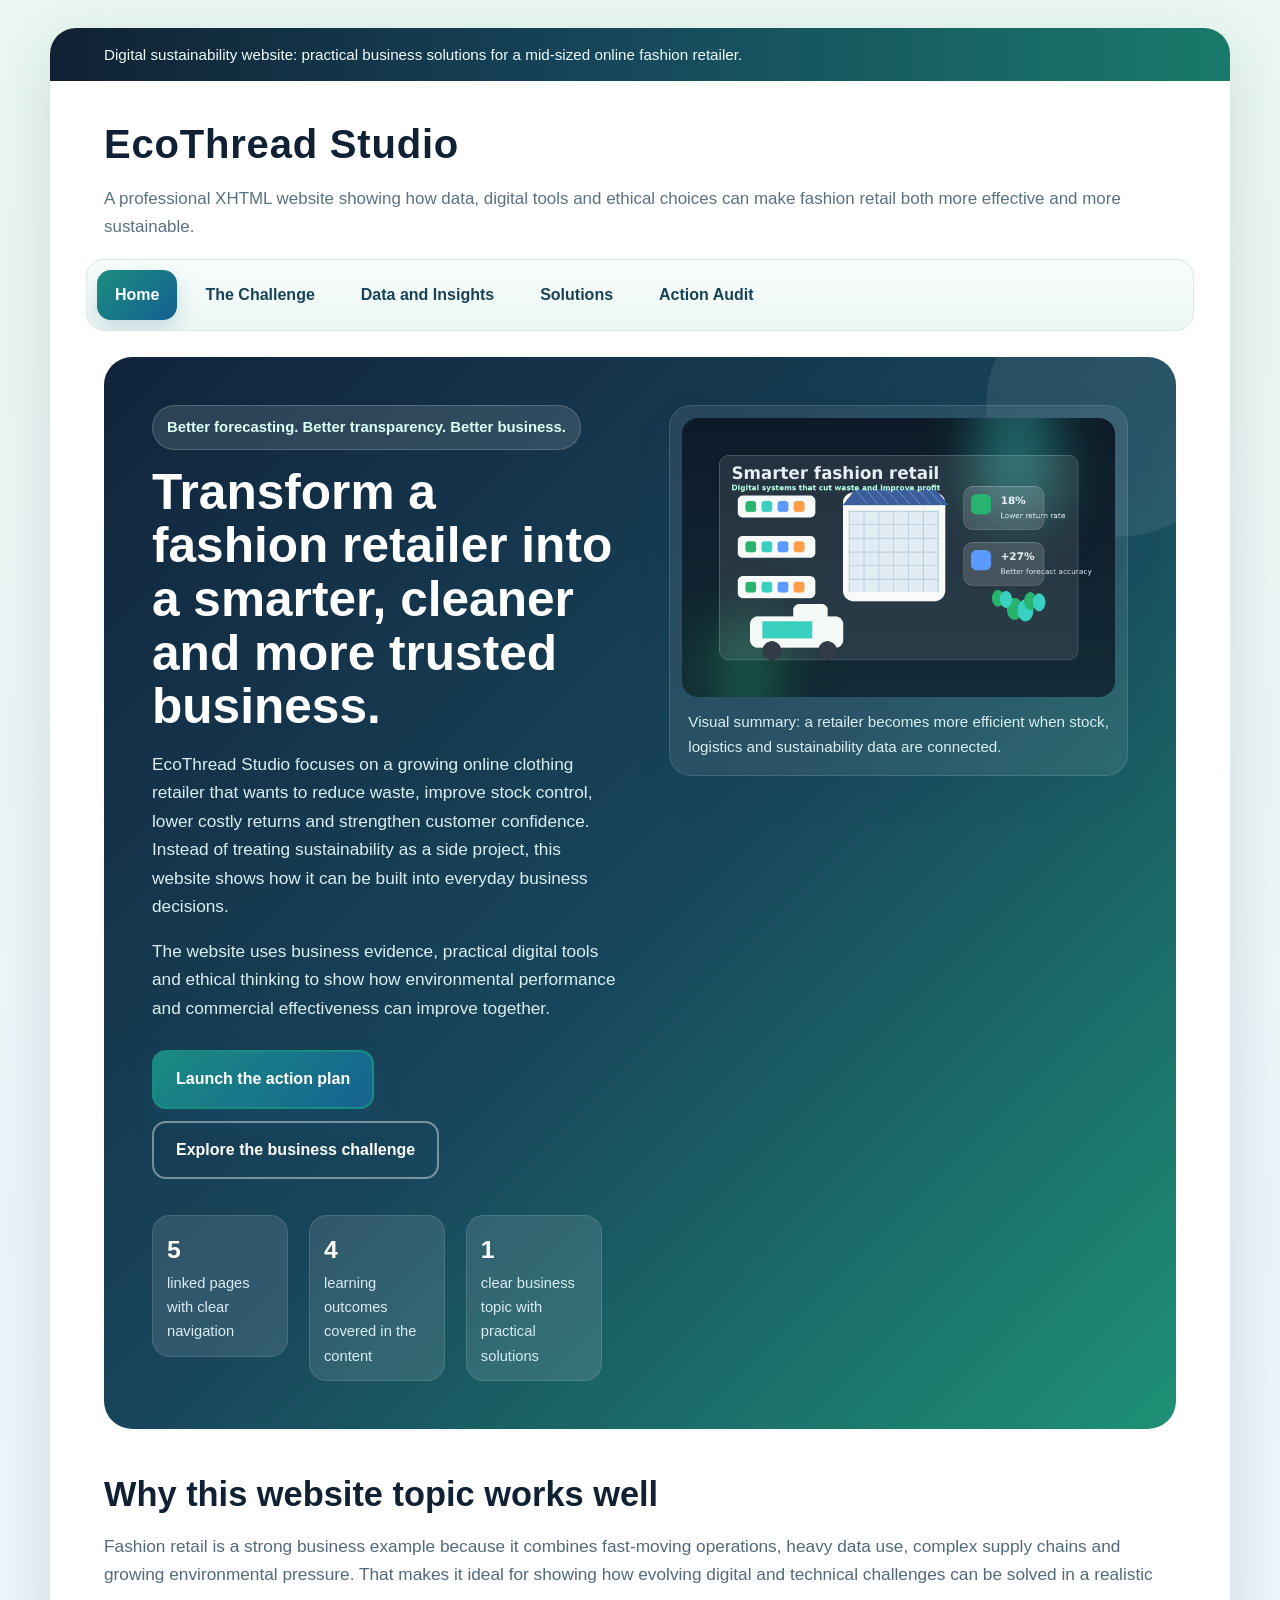
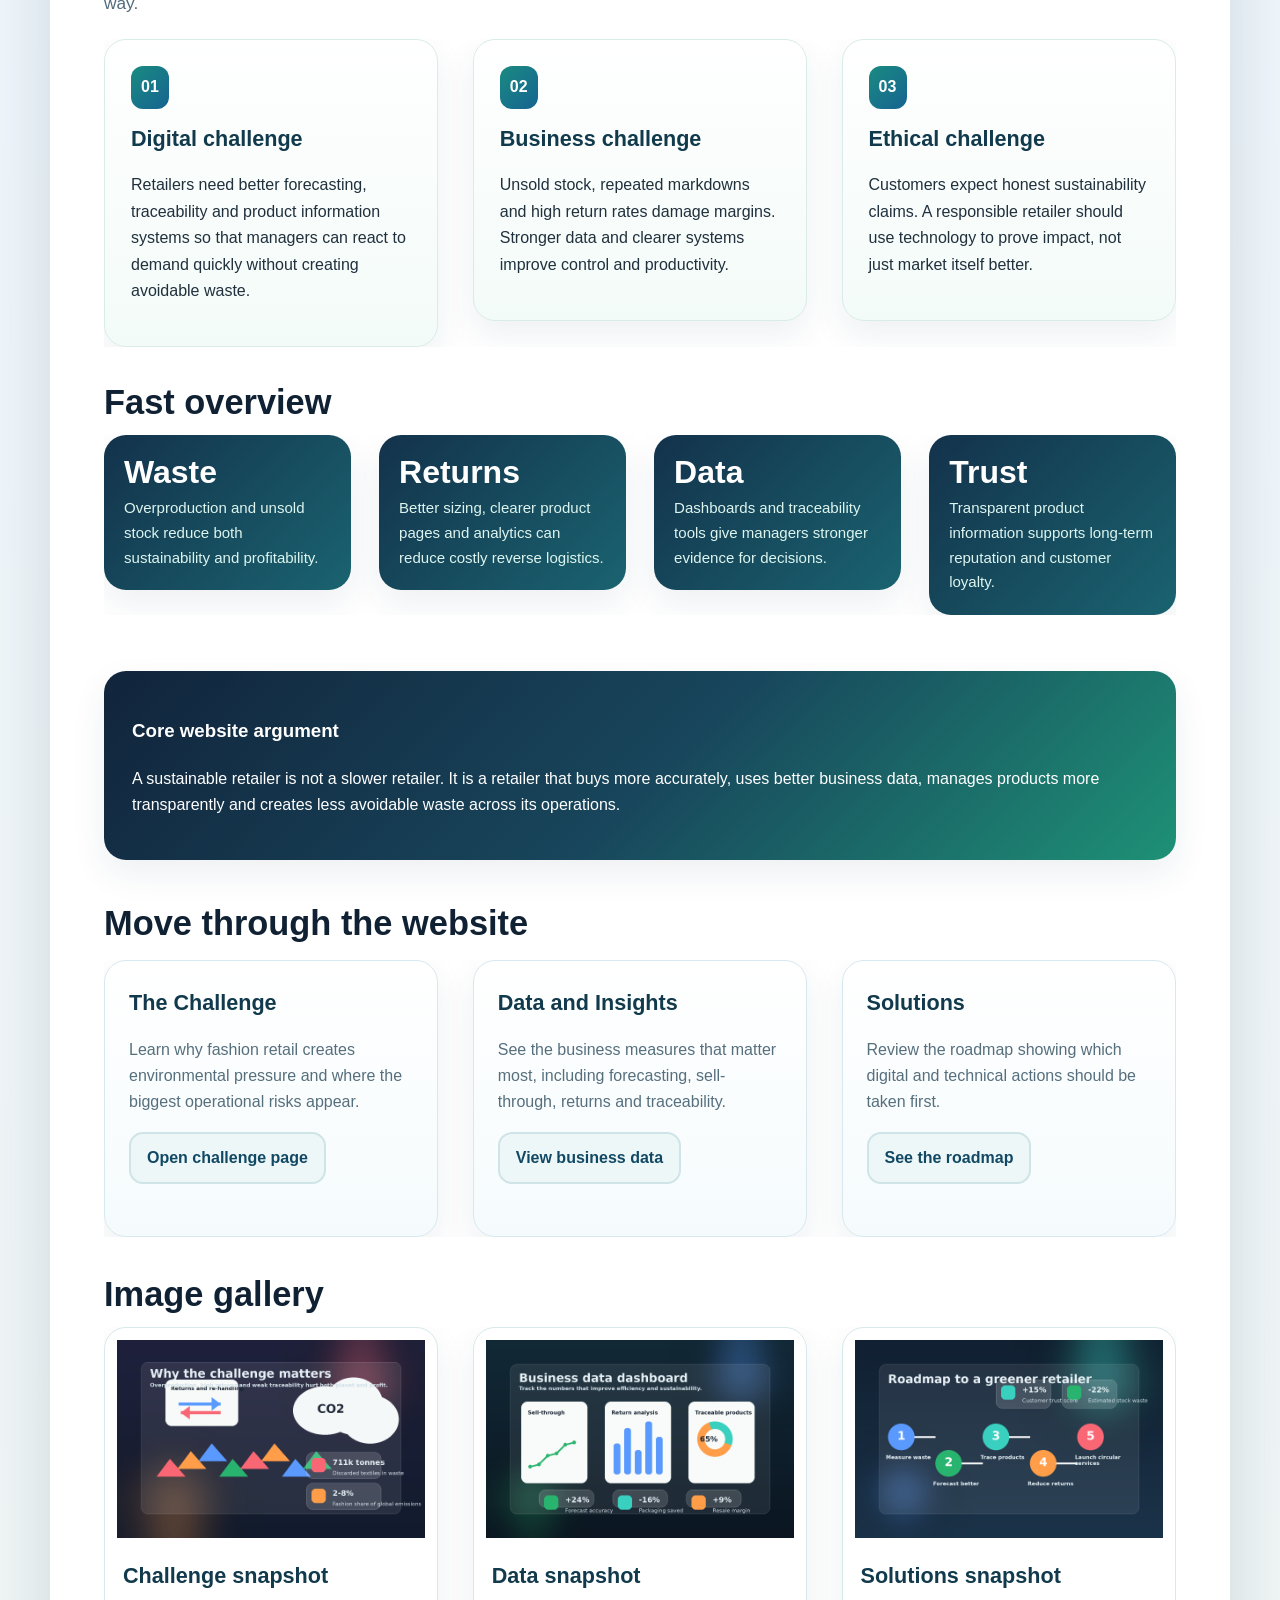
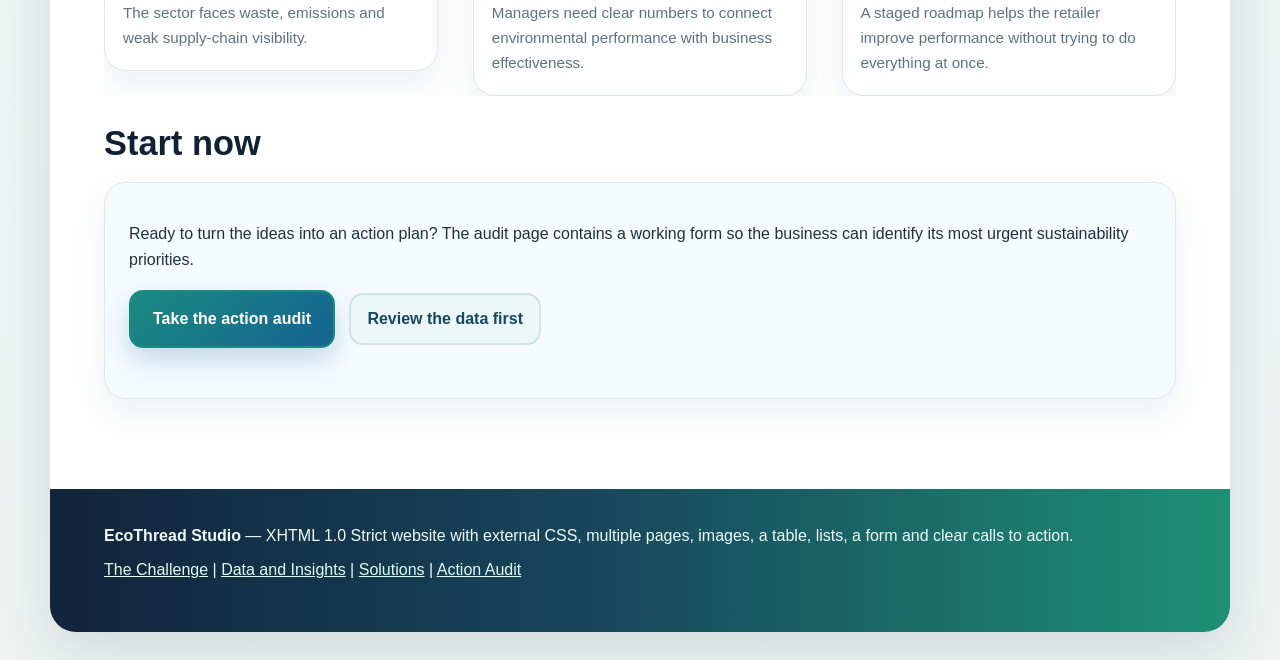
<file: index.html>
<!DOCTYPE html PUBLIC "-//W3C//DTD XHTML 1.0 Strict//EN" "http://www.w3.org/TR/xhtml1/DTD/xhtml1-strict.dtd">
<html xmlns="http://www.w3.org/1999/xhtml" xml:lang="en" lang="en">
<head>
  <meta http-equiv="Content-Type" content="text/html; charset=utf-8" />
  <meta name="viewport" content="width=device-width, initial-scale=1.0" />
  <meta name="description" content="EcoThread Studio is a visually engaging XHTML website showing how a fashion retailer can become more effective and environmentally sustainable." />
  <title>EcoThread Studio | Smarter Fashion, Lower Impact</title>
  <link rel="stylesheet" type="text/css" href="css/style.css" />
</head>
<body>
  <a id="skip" href="#content">Skip to main content</a>
  <div id="wrapper">
    <div id="topbar">Digital sustainability website: practical business solutions for a mid-sized online fashion retailer.</div>
    <div id="header">
      <div id="branding">
        <h1>EcoThread Studio</h1>
        <p>A professional XHTML website showing how data, digital tools and ethical choices can make fashion retail both more effective and more sustainable.</p>
      </div>
    </div>
    <div id="navigation">
      <ul>
        <li><a class="current" href="index.html">Home</a></li>
        <li><a href="issue.html">The Challenge</a></li>
        <li><a href="data.html">Data and Insights</a></li>
        <li><a href="solutions.html">Solutions</a></li>
        <li><a href="contact.html">Action Audit</a></li>
      </ul>
    </div>
    <div id="content">
      <div class="hero">
        <div class="hero-text">
          <span class="notice">Better forecasting. Better transparency. Better business.</span>
          <h2>Transform a fashion retailer into a smarter, cleaner and more trusted business.</h2>
          <p>
            EcoThread Studio focuses on a growing online clothing retailer that wants to reduce waste, improve stock control, lower costly returns and strengthen customer confidence.
            Instead of treating sustainability as a side project, this website shows how it can be built into everyday business decisions.
          </p>
          <p>
            The website uses business evidence, practical digital tools and ethical thinking to show how environmental performance and commercial effectiveness can improve together.
          </p>
          <div class="cta-group">
            <a class="button" href="solutions.html">Launch the action plan</a>
            <a class="button-outline" href="issue.html">Explore the business challenge</a>
          </div>
          <div class="hero-quick-stats">
            <div class="hero-stat">
              <strong>5</strong>
              <span>linked pages with clear navigation</span>
            </div>
            <div class="hero-stat">
              <strong>4</strong>
              <span>learning outcomes covered in the content</span>
            </div>
            <div class="hero-stat last">
              <strong>1</strong>
              <span>clear business topic with practical solutions</span>
            </div>
          </div>
        </div>
        <div class="hero-media">
          <div class="photo-frame">
            <img src="images/hero-fashion.png" alt="Digital illustration of a modern fashion warehouse with dashboards, delivery systems and green energy." />
            <p>Visual summary: a retailer becomes more efficient when stock, logistics and sustainability data are connected.</p>
          </div>
        </div>
        <div class="clearfix"></div>
      </div>

      <div class="section">
        <h2>Why this website topic works well</h2>
        <p class="lead-text">
          Fashion retail is a strong business example because it combines fast-moving operations, heavy data use, complex supply chains and growing environmental pressure.
          That makes it ideal for showing how evolving digital and technical challenges can be solved in a realistic way.
        </p>
        <div class="card-row">
          <div class="card">
            <span class="card-number">01</span>
            <h3>Digital challenge</h3>
            <p>Retailers need better forecasting, traceability and product information systems so that managers can react to demand quickly without creating avoidable waste.</p>
          </div>
          <div class="card">
            <span class="card-number">02</span>
            <h3>Business challenge</h3>
            <p>Unsold stock, repeated markdowns and high return rates damage margins. Stronger data and clearer systems improve control and productivity.</p>
          </div>
          <div class="card last">
            <span class="card-number">03</span>
            <h3>Ethical challenge</h3>
            <p>Customers expect honest sustainability claims. A responsible retailer should use technology to prove impact, not just market itself better.</p>
          </div>
        </div>
      </div>

      <div class="section">
        <h2>Fast overview</h2>
        <div class="metric-row">
          <div class="metric-card">
            <strong>Waste</strong>
            <span>Overproduction and unsold stock reduce both sustainability and profitability.</span>
          </div>
          <div class="metric-card">
            <strong>Returns</strong>
            <span>Better sizing, clearer product pages and analytics can reduce costly reverse logistics.</span>
          </div>
          <div class="metric-card">
            <strong>Data</strong>
            <span>Dashboards and traceability tools give managers stronger evidence for decisions.</span>
          </div>
          <div class="metric-card last">
            <strong>Trust</strong>
            <span>Transparent product information supports long-term reputation and customer loyalty.</span>
          </div>
        </div>
      </div>

      <div class="highlight-box">
        <h3>Core website argument</h3>
        <p>
          A sustainable retailer is not a slower retailer. It is a retailer that buys more accurately, uses better business data, manages products more transparently and creates less avoidable waste across its operations.
        </p>
      </div>

      <div class="section">
        <h2>Move through the website</h2>
        <div class="link-card-row">
          <div class="link-card">
            <h3>The Challenge</h3>
            <p>Learn why fashion retail creates environmental pressure and where the biggest operational risks appear.</p>
            <p><a class="button-small" href="issue.html">Open challenge page</a></p>
          </div>
          <div class="link-card">
            <h3>Data and Insights</h3>
            <p>See the business measures that matter most, including forecasting, sell-through, returns and traceability.</p>
            <p><a class="button-small" href="data.html">View business data</a></p>
          </div>
          <div class="link-card last">
            <h3>Solutions</h3>
            <p>Review the roadmap showing which digital and technical actions should be taken first.</p>
            <p><a class="button-small" href="solutions.html">See the roadmap</a></p>
          </div>
        </div>
      </div>

      <div class="section">
        <h2>Image gallery</h2>
        <div class="gallery-row">
          <div class="gallery-card">
            <img src="images/challenge-impact.png" alt="Illustration of fashion waste, returns and carbon impact." />
            <h3>Challenge snapshot</h3>
            <p>The sector faces waste, emissions and weak supply-chain visibility.</p>
          </div>
          <div class="gallery-card">
            <img src="images/data-dashboard.png" alt="Illustration of a business dashboard with charts for forecasting and sustainability indicators." />
            <h3>Data snapshot</h3>
            <p>Managers need clear numbers to connect environmental performance with business effectiveness.</p>
          </div>
          <div class="gallery-card last">
            <img src="images/solutions-roadmap.png" alt="Illustration of a five-step roadmap for improving fashion retail sustainability." />
            <h3>Solutions snapshot</h3>
            <p>A staged roadmap helps the retailer improve performance without trying to do everything at once.</p>
          </div>
        </div>
      </div>

      <div class="section">
        <h2>Start now</h2>
        <div class="callout">
          <p>
            Ready to turn the ideas into an action plan? The audit page contains a working form so the business can identify its most urgent sustainability priorities.
          </p>
          <p><a class="button" href="contact.html">Take the action audit</a> <a class="button-small" href="data.html">Review the data first</a></p>
        </div>
      </div>
    </div>
    <div id="footer">
      <p><strong>EcoThread Studio</strong> — XHTML 1.0 Strict website with external CSS, multiple pages, images, a table, lists, a form and clear calls to action.</p>
      <p><a href="issue.html">The Challenge</a> | <a href="data.html">Data and Insights</a> | <a href="solutions.html">Solutions</a> | <a href="contact.html">Action Audit</a></p>
    </div>
  </div>
</body>
</html>
</file>
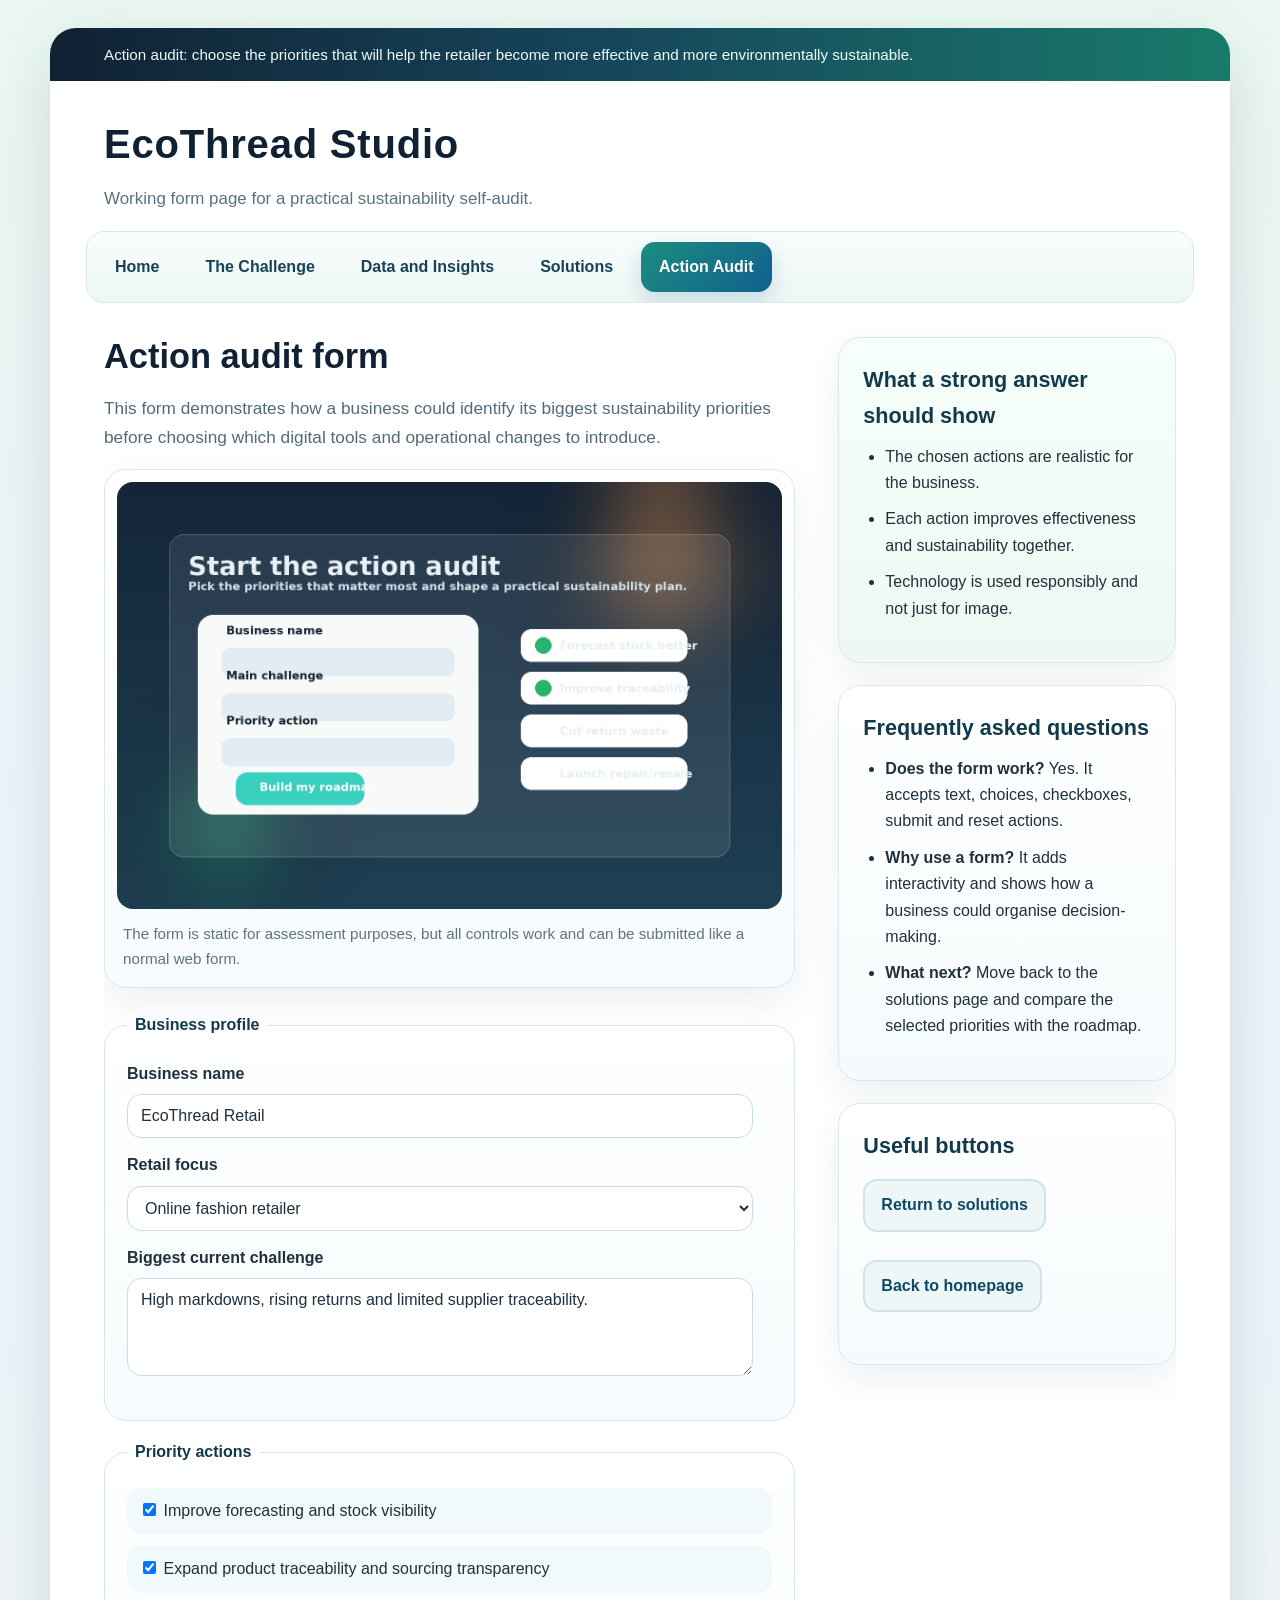
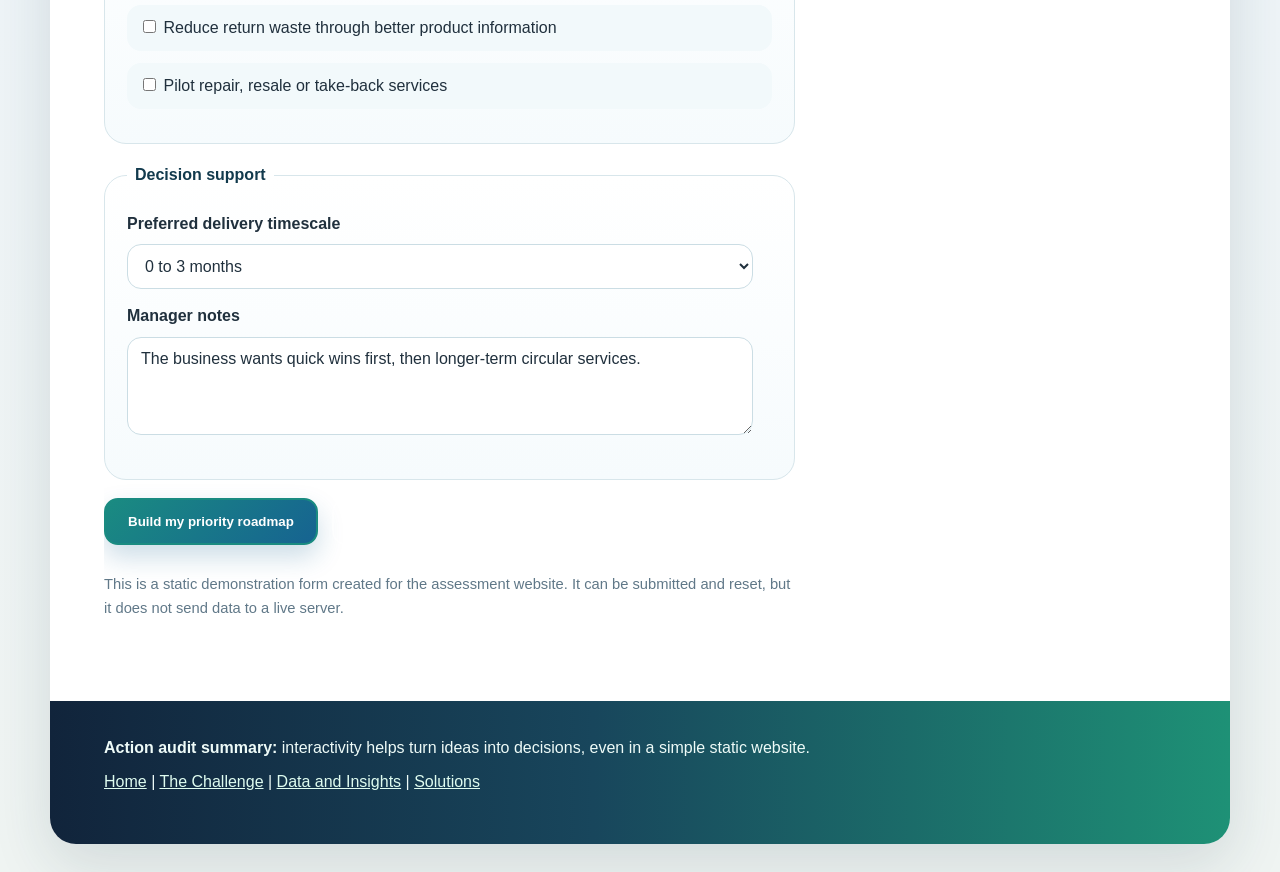
<file: contact.html>
<!DOCTYPE html PUBLIC "-//W3C//DTD XHTML 1.0 Strict//EN" "http://www.w3.org/TR/xhtml1/DTD/xhtml1-strict.dtd">
<html xmlns="http://www.w3.org/1999/xhtml" xml:lang="en" lang="en">
<head>
  <meta http-equiv="Content-Type" content="text/html; charset=utf-8" />
  <meta name="viewport" content="width=device-width, initial-scale=1.0" />
  <meta name="description" content="The action audit page includes a working form that helps identify the main sustainability priorities for a fashion retailer." />
  <title>EcoThread Studio | Action Audit</title>
  <link rel="stylesheet" type="text/css" href="css/style.css" />
</head>
<body>
  <a id="skip" href="#content">Skip to main content</a>
  <div id="wrapper">
    <div id="topbar">Action audit: choose the priorities that will help the retailer become more effective and more environmentally sustainable.</div>
    <div id="header">
      <div id="branding">
        <h1>EcoThread Studio</h1>
        <p>Working form page for a practical sustainability self-audit.</p>
      </div>
    </div>
    <div id="navigation">
      <ul>
        <li><a href="index.html">Home</a></li>
        <li><a href="issue.html">The Challenge</a></li>
        <li><a href="data.html">Data and Insights</a></li>
        <li><a href="solutions.html">Solutions</a></li>
        <li><a class="current" href="contact.html">Action Audit</a></li>
      </ul>
    </div>
    <div id="content">
      <div class="section two-column">
        <div class="main-column">
          <h2>Action audit form</h2>
          <p class="lead-text">
            This form demonstrates how a business could identify its biggest sustainability priorities before choosing which digital tools and operational changes to introduce.
          </p>
          <div class="photo-frame">
            <img src="images/audit-team.png" alt="Illustration of a sustainability audit form with business priorities and action choices." />
            <p>The form is static for assessment purposes, but all controls work and can be submitted like a normal web form.</p>
          </div>

          <form class="audit-form" action="contact.html" method="get">
            <fieldset>
              <legend>Business profile</legend>
              <label for="business-name">Business name</label>
              <input class="text-field" type="text" name="business-name" id="business-name" value="EcoThread Retail" />

              <label for="store-type">Retail focus</label>
              <select name="store-type" id="store-type">
                <option value="fashion">Online fashion retailer</option>
                <option value="activewear">Activewear specialist</option>
                <option value="luxury">Premium lifestyle retailer</option>
              </select>

              <label for="biggest-challenge">Biggest current challenge</label>
              <textarea name="biggest-challenge" id="biggest-challenge" rows="4" cols="40">High markdowns, rising returns and limited supplier traceability.</textarea>
            </fieldset>

            <fieldset>
              <legend>Priority actions</legend>
              <div class="option">
                <input type="checkbox" name="forecasting" id="forecasting" checked="checked" />
                <label for="forecasting">Improve forecasting and stock visibility</label>
              </div>
              <div class="option">
                <input type="checkbox" name="traceability" id="traceability" checked="checked" />
                <label for="traceability">Expand product traceability and sourcing transparency</label>
              </div>
              <div class="option">
                <input type="checkbox" name="returns" id="returns" />
                <label for="returns">Reduce return waste through better product information</label>
              </div>
              <div class="option">
                <input type="checkbox" name="circular" id="circular" />
                <label for="circular">Pilot repair, resale or take-back services</label>
              </div>
            </fieldset>

            <fieldset>
              <legend>Decision support</legend>
              <label for="timescale">Preferred delivery timescale</label>
              <select name="timescale" id="timescale">
                <option value="3months">0 to 3 months</option>
                <option value="6months">3 to 6 months</option>
                <option value="12months">6 to 12 months</option>
              </select>

              <label for="notes">Manager notes</label>
              <textarea name="notes" id="notes" rows="4" cols="40">The business wants quick wins first, then longer-term circular services.</textarea>
            </fieldset>

            <input class="submit-button" type="submit" value="Build my priority roadmap" />
            <input class="reset-button" type="reset" value="Reset form" />
            <p class="small-note">This is a static demonstration form created for the assessment website. It can be submitted and reset, but it does not send data to a live server.</p>
          </form>
        </div>
        <div class="side-column">
          <div class="panel alt">
            <h3>What a strong answer should show</h3>
            <ul class="check-list">
              <li>The chosen actions are realistic for the business.</li>
              <li>Each action improves effectiveness and sustainability together.</li>
              <li>Technology is used responsibly and not just for image.</li>
            </ul>
          </div>
          <div class="panel">
            <h3>Frequently asked questions</h3>
            <ul class="faq-list">
              <li><strong>Does the form work?</strong> Yes. It accepts text, choices, checkboxes, submit and reset actions.</li>
              <li><strong>Why use a form?</strong> It adds interactivity and shows how a business could organise decision-making.</li>
              <li><strong>What next?</strong> Move back to the solutions page and compare the selected priorities with the roadmap.</li>
            </ul>
          </div>
          <div class="panel">
            <h3>Useful buttons</h3>
            <p><a class="button-small" href="solutions.html">Return to solutions</a></p>
            <p><a class="button-small" href="index.html">Back to homepage</a></p>
          </div>
        </div>
        <div class="clearfix"></div>
      </div>
    </div>
    <div id="footer">
      <p><strong>Action audit summary:</strong> interactivity helps turn ideas into decisions, even in a simple static website.</p>
      <p><a href="index.html">Home</a> | <a href="issue.html">The Challenge</a> | <a href="data.html">Data and Insights</a> | <a href="solutions.html">Solutions</a></p>
    </div>
  </div>
</body>
</html>
</file>
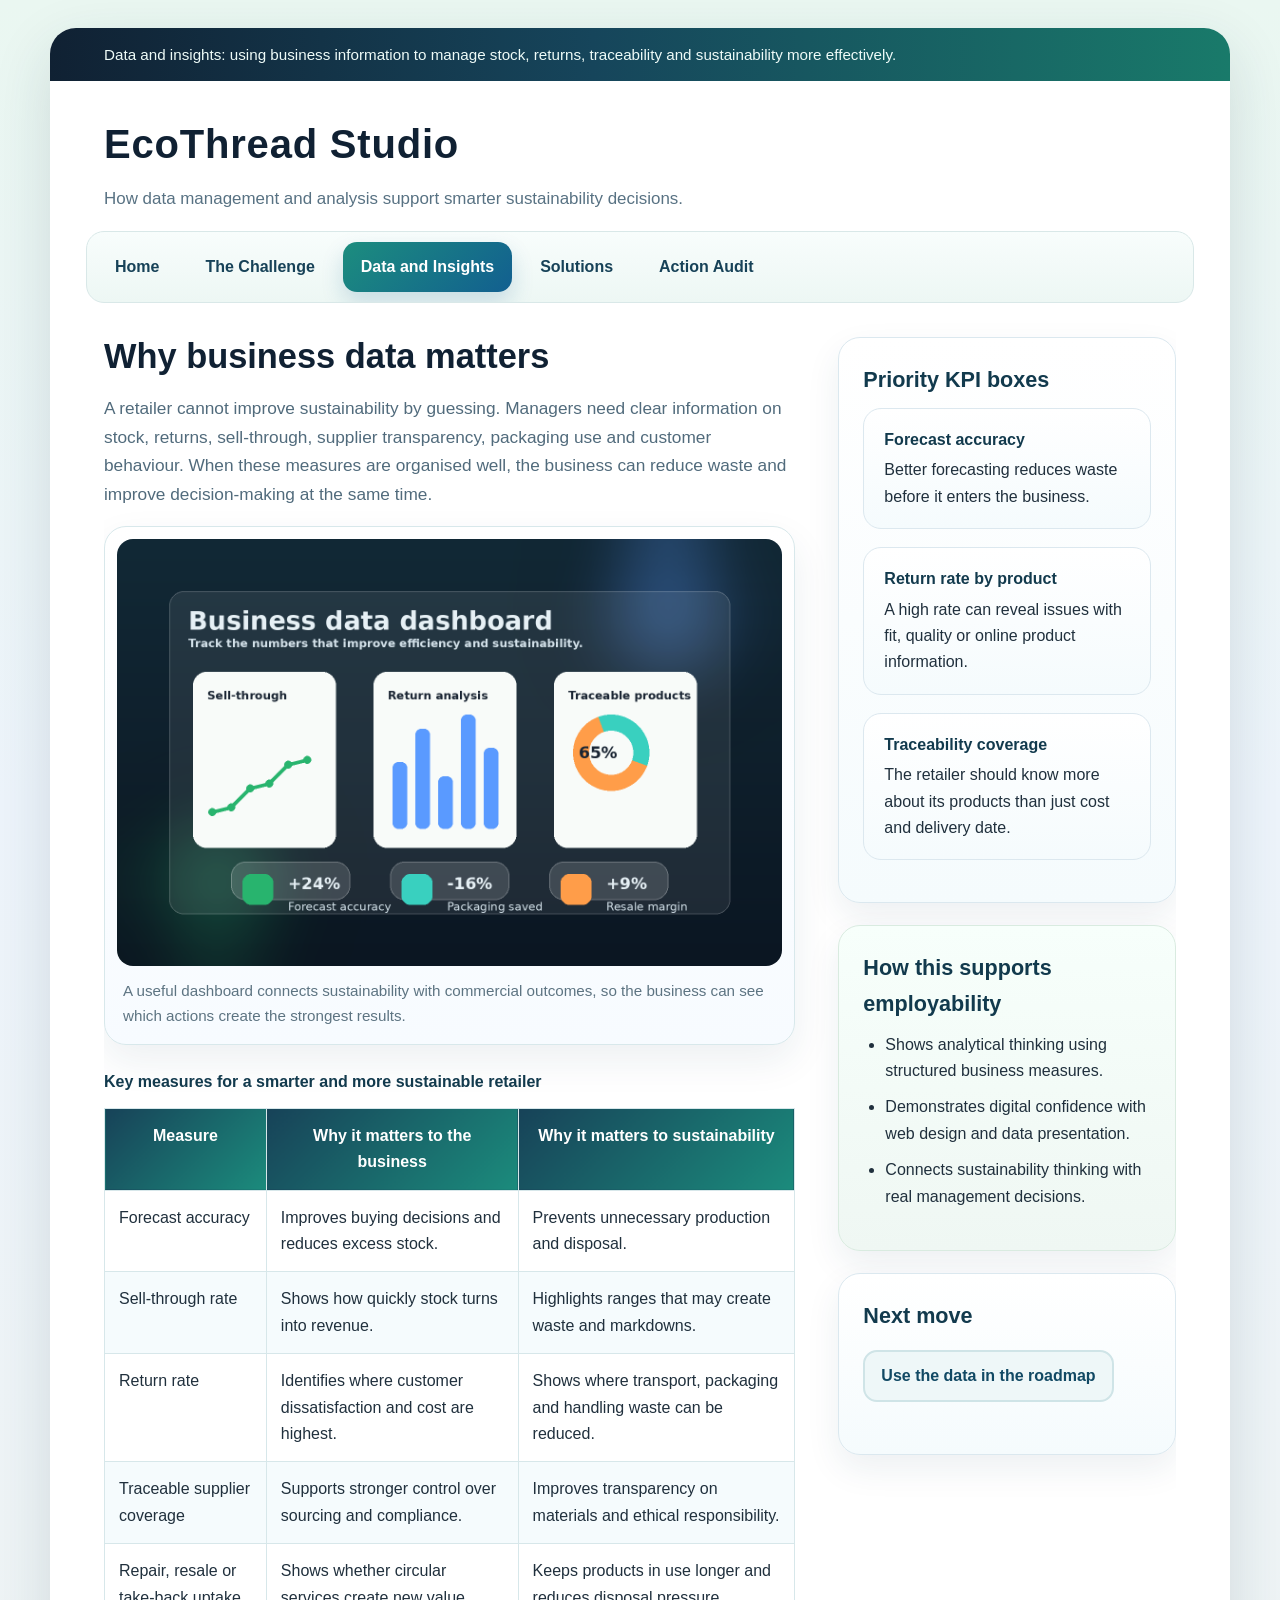
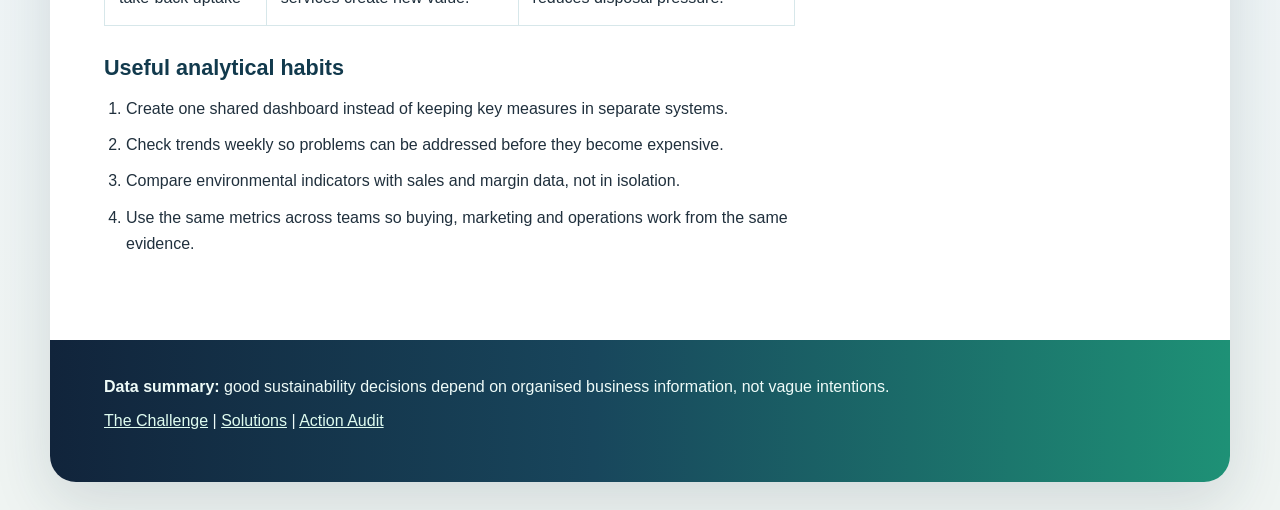
<file: data.html>
<!DOCTYPE html PUBLIC "-//W3C//DTD XHTML 1.0 Strict//EN" "http://www.w3.org/TR/xhtml1/DTD/xhtml1-strict.dtd">
<html xmlns="http://www.w3.org/1999/xhtml" xml:lang="en" lang="en">
<head>
  <meta http-equiv="Content-Type" content="text/html; charset=utf-8" />
  <meta name="viewport" content="width=device-width, initial-scale=1.0" />
  <meta name="description" content="The data page explains how business metrics and analysis can help a retailer become more effective and sustainable." />
  <title>EcoThread Studio | Data and Insights</title>
  <link rel="stylesheet" type="text/css" href="css/style.css" />
</head>
<body>
  <a id="skip" href="#content">Skip to main content</a>
  <div id="wrapper">
    <div id="topbar">Data and insights: using business information to manage stock, returns, traceability and sustainability more effectively.</div>
    <div id="header">
      <div id="branding">
        <h1>EcoThread Studio</h1>
        <p>How data management and analysis support smarter sustainability decisions.</p>
      </div>
    </div>
    <div id="navigation">
      <ul>
        <li><a href="index.html">Home</a></li>
        <li><a href="issue.html">The Challenge</a></li>
        <li><a class="current" href="data.html">Data and Insights</a></li>
        <li><a href="solutions.html">Solutions</a></li>
        <li><a href="contact.html">Action Audit</a></li>
      </ul>
    </div>
    <div id="content">
      <div class="section two-column">
        <div class="main-column">
          <h2>Why business data matters</h2>
          <p class="lead-text">
            A retailer cannot improve sustainability by guessing. Managers need clear information on stock, returns, sell-through, supplier transparency, packaging use and customer behaviour.
            When these measures are organised well, the business can reduce waste and improve decision-making at the same time.
          </p>
          <div class="photo-frame">
            <img src="images/data-dashboard.png" alt="Stylised business dashboard with charts for sell-through, returns and traceability." />
            <p>A useful dashboard connects sustainability with commercial outcomes, so the business can see which actions create the strongest results.</p>
          </div>

          <table class="data-table" summary="Key business measures that help a fashion retailer become more effective and sustainable.">
            <caption>Key measures for a smarter and more sustainable retailer</caption>
            <thead>
              <tr>
                <th scope="col">Measure</th>
                <th scope="col">Why it matters to the business</th>
                <th scope="col">Why it matters to sustainability</th>
              </tr>
            </thead>
            <tbody>
              <tr>
                <td>Forecast accuracy</td>
                <td>Improves buying decisions and reduces excess stock.</td>
                <td>Prevents unnecessary production and disposal.</td>
              </tr>
              <tr>
                <td>Sell-through rate</td>
                <td>Shows how quickly stock turns into revenue.</td>
                <td>Highlights ranges that may create waste and markdowns.</td>
              </tr>
              <tr>
                <td>Return rate</td>
                <td>Identifies where customer dissatisfaction and cost are highest.</td>
                <td>Shows where transport, packaging and handling waste can be reduced.</td>
              </tr>
              <tr>
                <td>Traceable supplier coverage</td>
                <td>Supports stronger control over sourcing and compliance.</td>
                <td>Improves transparency on materials and ethical responsibility.</td>
              </tr>
              <tr>
                <td>Repair, resale or take-back uptake</td>
                <td>Shows whether circular services create new value.</td>
                <td>Keeps products in use longer and reduces disposal pressure.</td>
              </tr>
            </tbody>
          </table>

          <h3>Useful analytical habits</h3>
          <ol class="action-list">
            <li>Create one shared dashboard instead of keeping key measures in separate systems.</li>
            <li>Check trends weekly so problems can be addressed before they become expensive.</li>
            <li>Compare environmental indicators with sales and margin data, not in isolation.</li>
            <li>Use the same metrics across teams so buying, marketing and operations work from the same evidence.</li>
          </ol>
        </div>
        <div class="side-column">
          <div class="panel">
            <h3>Priority KPI boxes</h3>
            <div class="kpi-box">
              <strong>Forecast accuracy</strong>
              Better forecasting reduces waste before it enters the business.
            </div>
            <div class="kpi-box">
              <strong>Return rate by product</strong>
              A high rate can reveal issues with fit, quality or online product information.
            </div>
            <div class="kpi-box">
              <strong>Traceability coverage</strong>
              The retailer should know more about its products than just cost and delivery date.
            </div>
          </div>
          <div class="panel alt">
            <h3>How this supports employability</h3>
            <ul class="value-list">
              <li>Shows analytical thinking using structured business measures.</li>
              <li>Demonstrates digital confidence with web design and data presentation.</li>
              <li>Connects sustainability thinking with real management decisions.</li>
            </ul>
          </div>
          <div class="panel">
            <h3>Next move</h3>
            <p><a class="button-small" href="solutions.html">Use the data in the roadmap</a></p>
          </div>
        </div>
        <div class="clearfix"></div>
      </div>
    </div>
    <div id="footer">
      <p><strong>Data summary:</strong> good sustainability decisions depend on organised business information, not vague intentions.</p>
      <p><a href="issue.html">The Challenge</a> | <a href="solutions.html">Solutions</a> | <a href="contact.html">Action Audit</a></p>
    </div>
  </div>
</body>
</html>
</file>
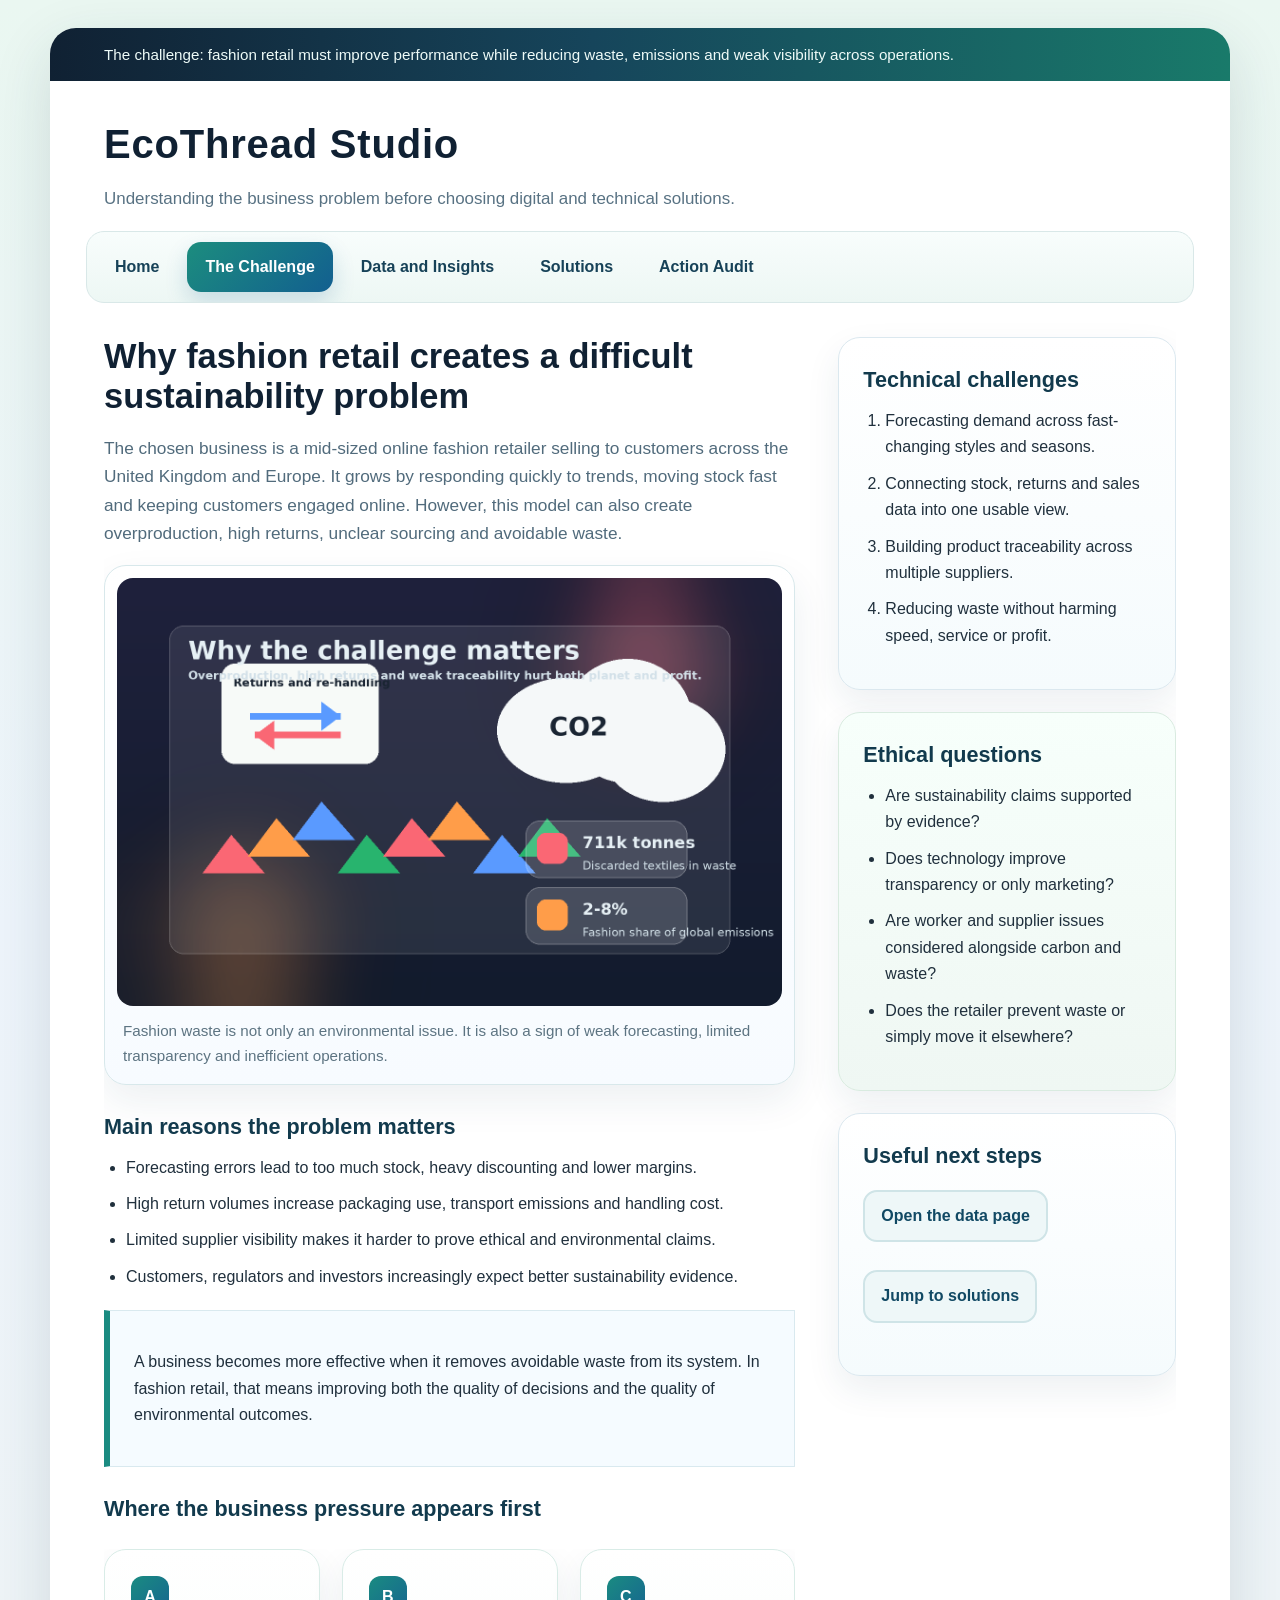
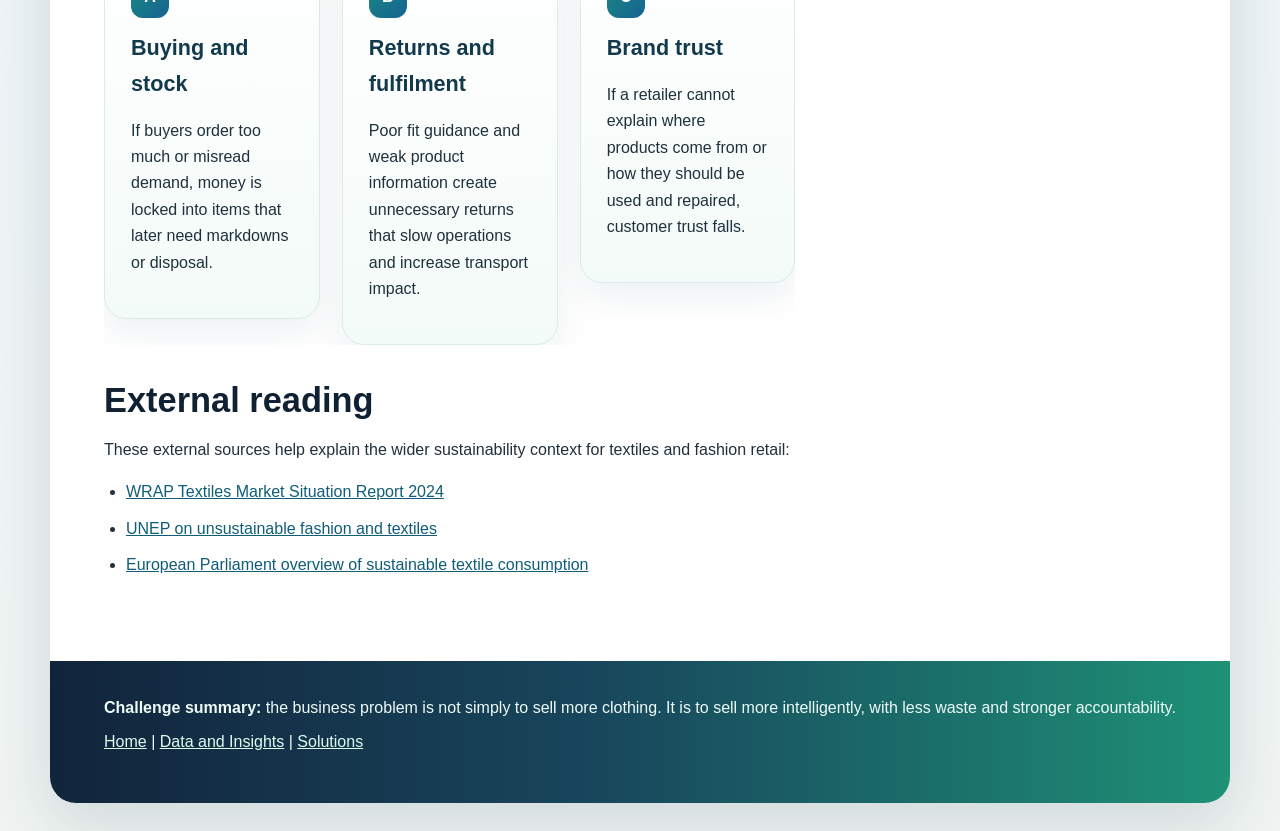
<file: issue.html>
<!DOCTYPE html PUBLIC "-//W3C//DTD XHTML 1.0 Strict//EN" "http://www.w3.org/TR/xhtml1/DTD/xhtml1-strict.dtd">
<html xmlns="http://www.w3.org/1999/xhtml" xml:lang="en" lang="en">
<head>
  <meta http-equiv="Content-Type" content="text/html; charset=utf-8" />
  <meta name="viewport" content="width=device-width, initial-scale=1.0" />
  <meta name="description" content="The challenge page explains the environmental and business problems facing a mid-sized online fashion retailer." />
  <title>EcoThread Studio | The Challenge</title>
  <link rel="stylesheet" type="text/css" href="css/style.css" />
</head>
<body>
  <a id="skip" href="#content">Skip to main content</a>
  <div id="wrapper">
    <div id="topbar">The challenge: fashion retail must improve performance while reducing waste, emissions and weak visibility across operations.</div>
    <div id="header">
      <div id="branding">
        <h1>EcoThread Studio</h1>
        <p>Understanding the business problem before choosing digital and technical solutions.</p>
      </div>
    </div>
    <div id="navigation">
      <ul>
        <li><a href="index.html">Home</a></li>
        <li><a class="current" href="issue.html">The Challenge</a></li>
        <li><a href="data.html">Data and Insights</a></li>
        <li><a href="solutions.html">Solutions</a></li>
        <li><a href="contact.html">Action Audit</a></li>
      </ul>
    </div>
    <div id="content">
      <div class="section two-column">
        <div class="main-column">
          <h2>Why fashion retail creates a difficult sustainability problem</h2>
          <p class="lead-text">
            The chosen business is a mid-sized online fashion retailer selling to customers across the United Kingdom and Europe.
            It grows by responding quickly to trends, moving stock fast and keeping customers engaged online. However, this model can also create overproduction, high returns, unclear sourcing and avoidable waste.
          </p>
          <div class="photo-frame">
            <img src="images/challenge-impact.png" alt="Stylised image showing clothing waste, return arrows and a carbon cloud to represent retail impact." />
            <p>Fashion waste is not only an environmental issue. It is also a sign of weak forecasting, limited transparency and inefficient operations.</p>
          </div>
          <h3>Main reasons the problem matters</h3>
          <ul class="check-list">
            <li>Forecasting errors lead to too much stock, heavy discounting and lower margins.</li>
            <li>High return volumes increase packaging use, transport emissions and handling cost.</li>
            <li>Limited supplier visibility makes it harder to prove ethical and environmental claims.</li>
            <li>Customers, regulators and investors increasingly expect better sustainability evidence.</li>
          </ul>

          <div class="quote-box">
            <p>
              A business becomes more effective when it removes avoidable waste from its system. In fashion retail, that means improving both the quality of decisions and the quality of environmental outcomes.
            </p>
          </div>

          <h3>Where the business pressure appears first</h3>
          <div class="card-row">
            <div class="card">
              <span class="card-number">A</span>
              <h3>Buying and stock</h3>
              <p>If buyers order too much or misread demand, money is locked into items that later need markdowns or disposal.</p>
            </div>
            <div class="card">
              <span class="card-number">B</span>
              <h3>Returns and fulfilment</h3>
              <p>Poor fit guidance and weak product information create unnecessary returns that slow operations and increase transport impact.</p>
            </div>
            <div class="card last">
              <span class="card-number">C</span>
              <h3>Brand trust</h3>
              <p>If a retailer cannot explain where products come from or how they should be used and repaired, customer trust falls.</p>
            </div>
          </div>
        </div>
        <div class="side-column">
          <div class="panel">
            <h3>Technical challenges</h3>
            <ol class="action-list">
              <li>Forecasting demand across fast-changing styles and seasons.</li>
              <li>Connecting stock, returns and sales data into one usable view.</li>
              <li>Building product traceability across multiple suppliers.</li>
              <li>Reducing waste without harming speed, service or profit.</li>
            </ol>
          </div>
          <div class="panel alt">
            <h3>Ethical questions</h3>
            <ul class="check-list">
              <li>Are sustainability claims supported by evidence?</li>
              <li>Does technology improve transparency or only marketing?</li>
              <li>Are worker and supplier issues considered alongside carbon and waste?</li>
              <li>Does the retailer prevent waste or simply move it elsewhere?</li>
            </ul>
          </div>
          <div class="panel">
            <h3>Useful next steps</h3>
            <p><a class="button-small" href="data.html">Open the data page</a></p>
            <p><a class="button-small" href="solutions.html">Jump to solutions</a></p>
          </div>
        </div>
        <div class="clearfix"></div>
      </div>

      <div class="section">
        <h2>External reading</h2>
        <p>These external sources help explain the wider sustainability context for textiles and fashion retail:</p>
        <ul class="source-list">
          <li><a href="https://wrap.org.uk/resources/report/textiles-market-situation-report-2024">WRAP Textiles Market Situation Report 2024</a></li>
          <li><a href="https://www.unep.org/news-and-stories/press-release/unsustainable-fashion-and-textiles-focus-international-day-zero">UNEP on unsustainable fashion and textiles</a></li>
          <li><a href="https://www.europarl.europa.eu/topics/en/article/20201208STO93327/fast-fashion-eu-laws-for-sustainable-textile-consumption">European Parliament overview of sustainable textile consumption</a></li>
        </ul>
      </div>
    </div>
    <div id="footer">
      <p><strong>Challenge summary:</strong> the business problem is not simply to sell more clothing. It is to sell more intelligently, with less waste and stronger accountability.</p>
      <p><a href="index.html">Home</a> | <a href="data.html">Data and Insights</a> | <a href="solutions.html">Solutions</a></p>
    </div>
  </div>
</body>
</html>
</file>
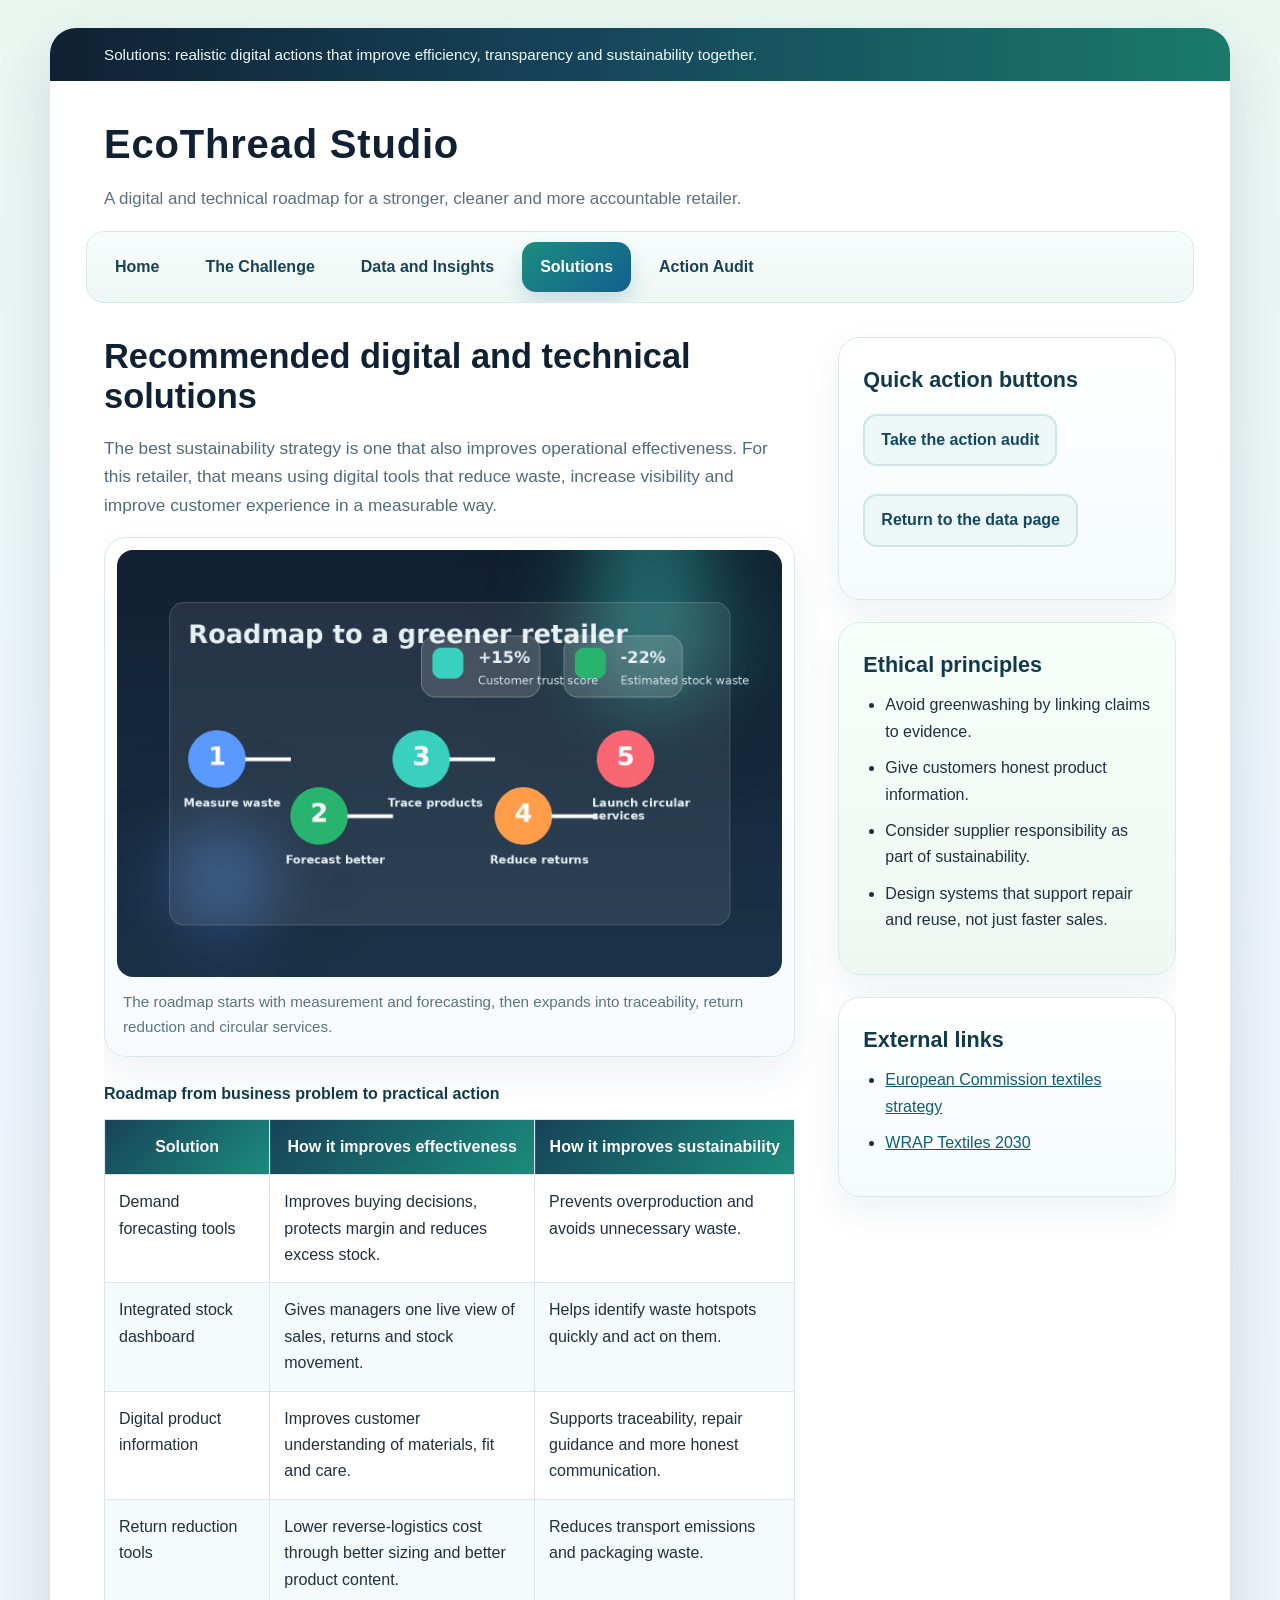
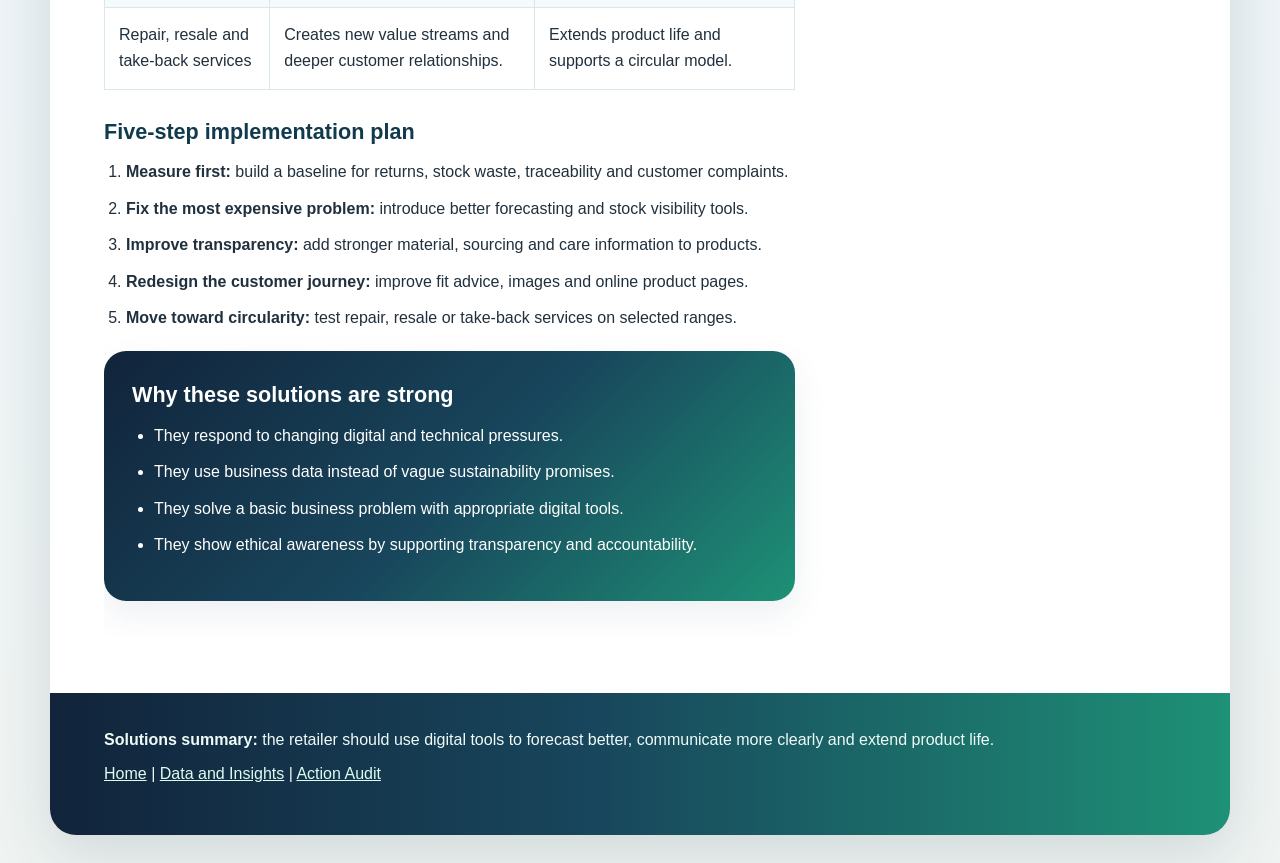
<file: solutions.html>
<!DOCTYPE html PUBLIC "-//W3C//DTD XHTML 1.0 Strict//EN" "http://www.w3.org/TR/xhtml1/DTD/xhtml1-strict.dtd">
<html xmlns="http://www.w3.org/1999/xhtml" xml:lang="en" lang="en">
<head>
  <meta http-equiv="Content-Type" content="text/html; charset=utf-8" />
  <meta name="viewport" content="width=device-width, initial-scale=1.0" />
  <meta name="description" content="The solutions page gives a practical digital roadmap for a more effective and sustainable fashion retailer." />
  <title>EcoThread Studio | Solutions</title>
  <link rel="stylesheet" type="text/css" href="css/style.css" />
</head>
<body>
  <a id="skip" href="#content">Skip to main content</a>
  <div id="wrapper">
    <div id="topbar">Solutions: realistic digital actions that improve efficiency, transparency and sustainability together.</div>
    <div id="header">
      <div id="branding">
        <h1>EcoThread Studio</h1>
        <p>A digital and technical roadmap for a stronger, cleaner and more accountable retailer.</p>
      </div>
    </div>
    <div id="navigation">
      <ul>
        <li><a href="index.html">Home</a></li>
        <li><a href="issue.html">The Challenge</a></li>
        <li><a href="data.html">Data and Insights</a></li>
        <li><a class="current" href="solutions.html">Solutions</a></li>
        <li><a href="contact.html">Action Audit</a></li>
      </ul>
    </div>
    <div id="content">
      <div class="section two-column">
        <div class="main-column">
          <h2>Recommended digital and technical solutions</h2>
          <p class="lead-text">
            The best sustainability strategy is one that also improves operational effectiveness. For this retailer, that means using digital tools that reduce waste, increase visibility and improve customer experience in a measurable way.
          </p>
          <div class="photo-frame">
            <img src="images/solutions-roadmap.png" alt="Visual roadmap with five steps for improving a fashion retailer through data, transparency and circular services." />
            <p>The roadmap starts with measurement and forecasting, then expands into traceability, return reduction and circular services.</p>
          </div>

          <table class="data-table" summary="A roadmap of solutions showing how digital actions improve business effectiveness and sustainability.">
            <caption>Roadmap from business problem to practical action</caption>
            <thead>
              <tr>
                <th scope="col">Solution</th>
                <th scope="col">How it improves effectiveness</th>
                <th scope="col">How it improves sustainability</th>
              </tr>
            </thead>
            <tbody>
              <tr>
                <td>Demand forecasting tools</td>
                <td>Improves buying decisions, protects margin and reduces excess stock.</td>
                <td>Prevents overproduction and avoids unnecessary waste.</td>
              </tr>
              <tr>
                <td>Integrated stock dashboard</td>
                <td>Gives managers one live view of sales, returns and stock movement.</td>
                <td>Helps identify waste hotspots quickly and act on them.</td>
              </tr>
              <tr>
                <td>Digital product information</td>
                <td>Improves customer understanding of materials, fit and care.</td>
                <td>Supports traceability, repair guidance and more honest communication.</td>
              </tr>
              <tr>
                <td>Return reduction tools</td>
                <td>Lower reverse-logistics cost through better sizing and better product content.</td>
                <td>Reduces transport emissions and packaging waste.</td>
              </tr>
              <tr>
                <td>Repair, resale and take-back services</td>
                <td>Creates new value streams and deeper customer relationships.</td>
                <td>Extends product life and supports a circular model.</td>
              </tr>
            </tbody>
          </table>

          <h3>Five-step implementation plan</h3>
          <ol class="action-list">
            <li><strong>Measure first:</strong> build a baseline for returns, stock waste, traceability and customer complaints.</li>
            <li><strong>Fix the most expensive problem:</strong> introduce better forecasting and stock visibility tools.</li>
            <li><strong>Improve transparency:</strong> add stronger material, sourcing and care information to products.</li>
            <li><strong>Redesign the customer journey:</strong> improve fit advice, images and online product pages.</li>
            <li><strong>Move toward circularity:</strong> test repair, resale or take-back services on selected ranges.</li>
          </ol>

          <div class="highlight-box">
            <h3>Why these solutions are strong</h3>
            <ul class="check-list">
              <li>They respond to changing digital and technical pressures.</li>
              <li>They use business data instead of vague sustainability promises.</li>
              <li>They solve a basic business problem with appropriate digital tools.</li>
              <li>They show ethical awareness by supporting transparency and accountability.</li>
            </ul>
          </div>
        </div>
        <div class="side-column">
          <div class="panel">
            <h3>Quick action buttons</h3>
            <p><a class="button-small" href="contact.html">Take the action audit</a></p>
            <p><a class="button-small" href="data.html">Return to the data page</a></p>
          </div>
          <div class="panel alt">
            <h3>Ethical principles</h3>
            <ul class="check-list">
              <li>Avoid greenwashing by linking claims to evidence.</li>
              <li>Give customers honest product information.</li>
              <li>Consider supplier responsibility as part of sustainability.</li>
              <li>Design systems that support repair and reuse, not just faster sales.</li>
            </ul>
          </div>
          <div class="panel">
            <h3>External links</h3>
            <ul class="source-list">
              <li><a href="https://environment.ec.europa.eu/strategy/textiles-strategy_en">European Commission textiles strategy</a></li>
              <li><a href="https://wrap.org.uk/taking-action/textiles/initiatives/textiles-2030/join-textiles-2030">WRAP Textiles 2030</a></li>
            </ul>
          </div>
        </div>
        <div class="clearfix"></div>
      </div>
    </div>
    <div id="footer">
      <p><strong>Solutions summary:</strong> the retailer should use digital tools to forecast better, communicate more clearly and extend product life.</p>
      <p><a href="index.html">Home</a> | <a href="data.html">Data and Insights</a> | <a href="contact.html">Action Audit</a></p>
    </div>
  </div>
</body>
</html>
</file>
<file: css/style.css>
html,
body {
  margin: 0;
  padding: 0;
}

body {
  font-family: Arial, Helvetica, sans-serif;
  line-height: 1.65;
  color: #20303d;
  background: #e8f2ef;
  background-image: linear-gradient(180deg, #eaf7f1 0%, #edf4fb 38%, #eff4f2 100%);
}

a {
  color: #0f5d78;
}

a:hover,
a:focus {
  color: #083f53;
}

img {
  border: 0;
  max-width: 100%;
  height: auto;
}

#wrapper {
  width: 1180px;
  margin: 28px auto;
  background: #ffffff;
  border-radius: 26px;
  overflow: hidden;
  box-shadow: 0 20px 60px rgba(26, 55, 70, 0.14);
}

#skip {
  position: absolute;
  left: -9999px;
  top: auto;
  width: 1px;
  height: 1px;
  overflow: hidden;
}

#skip:focus {
  left: 18px;
  top: 18px;
  width: auto;
  height: auto;
  padding: 12px 14px;
  background: #ffffff;
  border: 2px solid #0f847d;
  z-index: 1000;
}

#topbar {
  padding: 14px 54px;
  color: #eefbf8;
  font-size: 0.95em;
  background: linear-gradient(90deg, #102133 0%, #16455b 46%, #197a6a 100%);
}

#header {
  padding: 30px 54px 18px 54px;
  background: #ffffff;
}

#branding h1 {
  margin: 0;
  font-size: 2.5em;
  letter-spacing: 0.02em;
  color: #102133;
}

#branding p {
  margin: 8px 0 0 0;
  color: #587283;
  font-size: 1.06em;
}

#navigation {
  padding: 0 36px 16px 36px;
  background: #ffffff;
}

#navigation ul {
  list-style: none;
  margin: 0;
  padding: 10px;
  overflow: hidden;
  border: 1px solid #d9e8e8;
  border-radius: 18px;
  background: linear-gradient(180deg, #f8fdfc 0%, #edf7f4 100%);
}

#navigation li {
  float: left;
  margin: 0 10px 0 0;
}

#navigation a {
  display: block;
  padding: 12px 18px;
  text-decoration: none;
  color: #174258;
  font-weight: bold;
  border-radius: 14px;
}

#navigation a:hover,
#navigation a:focus,
#navigation a.current {
  color: #ffffff;
  background: linear-gradient(135deg, #1c8d7e 0%, #125f90 100%);
  box-shadow: 0 10px 22px rgba(18, 95, 144, 0.18);
}

#content {
  padding: 0 54px 56px 54px;
}

.hero {
  position: relative;
  overflow: hidden;
  margin: 10px 0 28px 0;
  padding: 48px;
  border-radius: 28px;
  color: #ffffff;
  background: linear-gradient(135deg, #11243b 0%, #18465c 52%, #1e9176 100%);
}

.hero:after {
  content: "";
  position: absolute;
  right: -70px;
  top: -80px;
  width: 260px;
  height: 260px;
  border-radius: 130px;
  background: rgba(255, 255, 255, 0.08);
}

.hero-text {
  float: left;
  width: 48%;
  position: relative;
  z-index: 2;
}

.hero-media {
  float: right;
  width: 47%;
  position: relative;
  z-index: 2;
}

.hero h2 {
  margin: 0 0 16px 0;
  font-size: 3.1em;
  line-height: 1.08;
}

.hero p {
  margin: 0 0 16px 0;
  color: #d9eff0;
  font-size: 1.08em;
}

.notice {
  display: inline-block;
  padding: 9px 14px;
  margin-bottom: 16px;
  border-radius: 999px;
  background: rgba(255, 255, 255, 0.12);
  border: 1px solid rgba(255, 255, 255, 0.18);
  color: #dbfff3;
  font-weight: bold;
  font-size: 0.93em;
}

.hero-quick-stats {
  overflow: hidden;
  margin: 24px 0 0 0;
}

.hero-stat {
  float: left;
  width: 29%;
  margin-right: 4.5%;
  padding: 14px 14px 12px 14px;
  border-radius: 18px;
  background: rgba(255, 255, 255, 0.11);
  border: 1px solid rgba(255, 255, 255, 0.12);
  box-sizing: border-box;
}

.hero-stat.last {
  margin-right: 0;
}

.hero-stat strong {
  display: block;
  font-size: 1.55em;
  color: #ffffff;
}

.hero-stat span {
  display: block;
  color: #d8ecf2;
  font-size: 0.92em;
}

.cta-group {
  margin: 28px 0 10px 0;
}

.button,
.button-outline,
.button-small,
input.submit-button,
input.reset-button {
  display: inline-block;
  padding: 14px 22px;
  margin: 0 10px 12px 0;
  border-radius: 14px;
  font-weight: bold;
  text-decoration: none;
  border: 2px solid #1a8b81;
  cursor: pointer;
  transition: all 0.2s ease-in-out;
}

.button,
input.submit-button {
  color: #ffffff;
  background: linear-gradient(135deg, #1a8b81 0%, #166391 100%);
  box-shadow: 0 12px 26px rgba(22, 99, 145, 0.22);
}

.button-outline,
input.reset-button {
  color: #ffffff;
  background: transparent;
  border-color: rgba(255, 255, 255, 0.42);
}

.button-small {
  padding: 11px 16px;
  color: #114964;
  background: #eef7f8;
  border-color: #cfe4e7;
}

.button:hover,
.button:focus,
input.submit-button:hover,
input.submit-button:focus {
  transform: translateY(-2px);
  box-shadow: 0 14px 28px rgba(22, 99, 145, 0.28);
}

.button-outline:hover,
.button-outline:focus,
input.reset-button:hover,
input.reset-button:focus {
  background: rgba(255, 255, 255, 0.12);
}

.button-small:hover,
.button-small:focus {
  background: #dff0f4;
}

.hero-media .photo-frame {
  margin: 0;
  background: rgba(255, 255, 255, 0.08);
  border-color: rgba(255, 255, 255, 0.12);
}

.hero-media .photo-frame p {
  color: #d9eff0;
}

.section {
  padding: 18px 0 10px 0;
}

.section h2 {
  margin: 0 0 12px 0;
  font-size: 2.15em;
  line-height: 1.15;
  color: #102133;
}

.section h3 {
  margin: 0 0 10px 0;
  font-size: 1.35em;
  color: #123a4d;
}

.lead-text {
  font-size: 1.08em;
  color: #516b7c;
}

.two-column {
  overflow: hidden;
}

.main-column {
  float: left;
  width: 64.5%;
}

.side-column {
  float: right;
  width: 31.5%;
}

.card-row,
.link-card-row,
.metric-row,
.gallery-row {
  overflow: hidden;
}

.card,
.link-card,
.metric-card,
.gallery-card,
.panel,
.highlight-box,
.callout {
  box-sizing: border-box;
  border-radius: 22px;
  box-shadow: 0 14px 34px rgba(22, 62, 84, 0.08);
}

.card-row {
  margin: 22px 0 8px 0;
}

.card {
  float: left;
  width: 31.2%;
  margin-right: 3.2%;
  padding: 26px;
  min-height: 205px;
  background: linear-gradient(180deg, #ffffff 0%, #f3fbf8 100%);
  border: 1px solid #d9ece7;
}

.card.last {
  margin-right: 0;
}

.card-number {
  display: inline-block;
  min-width: 38px;
  padding: 8px 0;
  margin-bottom: 12px;
  text-align: center;
  border-radius: 12px;
  color: #ffffff;
  background: linear-gradient(135deg, #1a8b81 0%, #166391 100%);
  font-weight: bold;
}

.metric-row {
  margin: 8px 0 26px 0;
}

.metric-card {
  float: left;
  width: 23%;
  margin-right: 2.66%;
  padding: 20px;
  color: #ffffff;
  background: linear-gradient(135deg, #13324b 0%, #1a6370 100%);
}

.metric-card.last {
  margin-right: 0;
}

.metric-card strong {
  display: block;
  font-size: 2em;
  line-height: 1.1;
}

.metric-card span {
  display: block;
  margin-top: 6px;
  color: #ddf5ef;
  font-size: 0.94em;
}

.highlight-box {
  margin: 20px 0 26px 0;
  padding: 26px 28px;
  color: #ffffff;
  background: linear-gradient(135deg, #11243b 0%, #18465c 52%, #1e9176 100%);
}

.highlight-box h3,
.highlight-box p,
.highlight-box ul,
.highlight-box li {
  color: #ffffff;
}

.panel {
  margin-bottom: 22px;
  padding: 24px;
  background: linear-gradient(180deg, #ffffff 0%, #f5fbfd 100%);
  border: 1px solid #dbe8ef;
}

.panel.alt {
  background: linear-gradient(180deg, #f7fffb 0%, #eff7f3 100%);
  border-color: #d9ebe0;
}

.photo-frame {
  margin: 14px 0 24px 0;
  padding: 12px;
  border-radius: 22px;
  border: 1px solid #d8e8eb;
  background: linear-gradient(180deg, #ffffff 0%, #f7fbff 100%);
  box-shadow: 0 16px 38px rgba(21, 63, 89, 0.08);
}

.photo-frame img {
  display: block;
  width: 100%;
  border-radius: 16px;
}

.photo-frame p {
  margin: 12px 6px 4px 6px;
  color: #5d7482;
  font-size: 0.95em;
}

.gallery-card {
  float: left;
  width: 31.2%;
  margin-right: 3.2%;
  padding: 12px;
  background: #ffffff;
  border: 1px solid #d8e8eb;
}

.gallery-card.last {
  margin-right: 0;
}

.gallery-card h3 {
  margin: 12px 6px 6px 6px;
}

.gallery-card p {
  margin: 0 6px 8px 6px;
  color: #5b7480;
  font-size: 0.95em;
}

.link-card-row {
  margin: 16px 0 10px 0;
}

.link-card {
  float: left;
  width: 31.2%;
  margin-right: 3.2%;
  padding: 24px;
  background: linear-gradient(180deg, #ffffff 0%, #f5fbfd 100%);
  border: 1px solid #d8e8ef;
}

.link-card.last {
  margin-right: 0;
}

.link-card p {
  color: #566f7d;
}

.check-list,
.source-list,
.action-list,
.value-list,
.faq-list {
  margin-top: 10px;
  padding-left: 22px;
}

.check-list li,
.source-list li,
.action-list li,
.value-list li,
.faq-list li {
  margin-bottom: 10px;
}

.quote-box,
.callout {
  padding: 22px 24px;
  background: #f5fbff;
  border: 1px solid #d9e9ef;
}

.quote-box {
  margin: 20px 0 24px 0;
  border-left: 6px solid #1a8b81;
}

.callout {
  margin: 18px 0 24px 0;
}

.data-table {
  width: 100%;
  margin: 18px 0 24px 0;
  border-collapse: collapse;
  overflow: hidden;
}

.data-table caption {
  padding-bottom: 12px;
  text-align: left;
  font-weight: bold;
  color: #123a4d;
}

.data-table th,
.data-table td {
  padding: 14px;
  border: 1px solid #d7e7ea;
  vertical-align: top;
}

.data-table thead th {
  color: #ffffff;
  background: linear-gradient(135deg, #174258 0%, #1b8b7c 100%);
}

.data-table tbody tr:nth-child(even) td {
  background: #f5fbfd;
}

.kpi-box {
  padding: 18px 20px;
  margin-bottom: 18px;
  border-radius: 18px;
  border: 1px solid #dce8ef;
  background: linear-gradient(180deg, #ffffff 0%, #f5fbfd 100%);
}

.kpi-box strong {
  display: block;
  margin-bottom: 4px;
  color: #123a4d;
}

form.audit-form {
  margin-top: 18px;
}

form.audit-form fieldset {
  margin: 0 0 18px 0;
  padding: 22px;
  border: 1px solid #d8e6eb;
  border-radius: 22px;
  background: linear-gradient(180deg, #ffffff 0%, #f6fbfd 100%);
}

form.audit-form legend {
  padding: 0 8px;
  color: #123a4d;
  font-weight: bold;
}

form.audit-form label {
  display: block;
  margin: 0 0 7px 0;
  font-weight: bold;
  color: #20303d;
}

form.audit-form .text-field,
form.audit-form select,
form.audit-form textarea {
  width: 97%;
  padding: 12px 13px;
  margin: 0 0 14px 0;
  border: 1px solid #cbdde4;
  border-radius: 14px;
  background: #ffffff;
  color: #20303d;
  box-sizing: border-box;
  font-family: Arial, Helvetica, sans-serif;
  font-size: 1em;
}

form.audit-form .option {
  margin-bottom: 12px;
  padding: 10px 12px;
  border-radius: 14px;
  background: #f2f9fb;
}

form.audit-form .option label {
  display: inline;
  font-weight: normal;
}

.small-note {
  color: #607888;
  font-size: 0.92em;
}

#footer {
  padding: 34px 54px 40px 54px;
  color: #eefbf8;
  background: linear-gradient(90deg, #11243b 0%, #18465c 46%, #1e9176 100%);
}

#footer a {
  color: #dffcf0;
}

#footer p {
  margin: 0 0 8px 0;
}

.clearfix {
  clear: both;
}

@media screen and (max-width: 1240px) {
  #wrapper {
    width: 96%;
  }
}

@media screen and (max-width: 940px) {
  #content,
  #header,
  #footer,
  #topbar {
    padding-left: 24px;
    padding-right: 24px;
  }

  #navigation {
    padding-left: 16px;
    padding-right: 16px;
  }

  .hero,
  .section {
    padding-left: 24px;
    padding-right: 24px;
  }

  .hero-text,
  .hero-media,
  .main-column,
  .side-column,
  .card,
  .metric-card,
  .gallery-card,
  .link-card,
  .hero-stat {
    float: none;
    width: auto;
    margin-right: 0;
    margin-bottom: 16px;
  }

  #navigation li {
    float: none;
    margin: 0 0 8px 0;
  }
}
</file>
